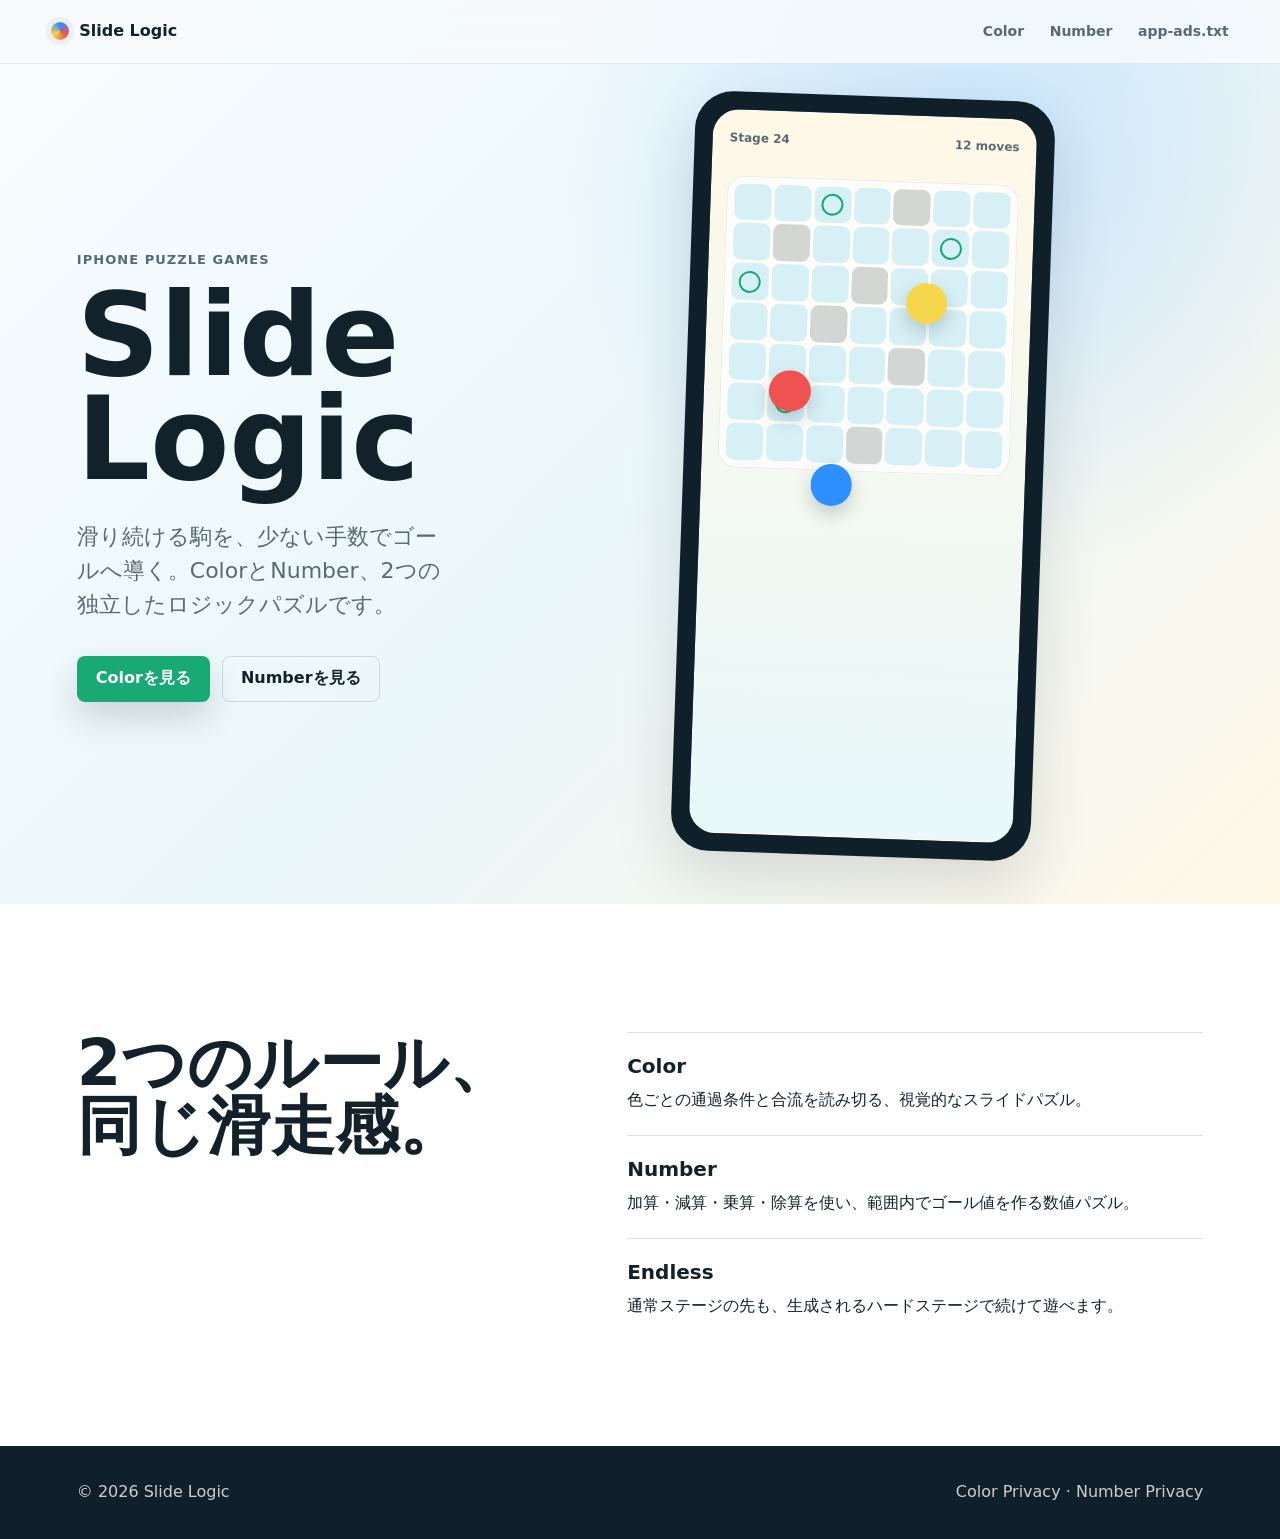
<file: index.html>
<!doctype html>
<html lang="ja">
  <head>
    <meta charset="utf-8">
    <meta name="viewport" content="width=device-width, initial-scale=1">
    <title>Slide Logic</title>
    <meta name="description" content="Slide Logic: Color and Slide Logic: Number, two logic puzzle games for iPhone.">
    <link rel="stylesheet" href="/assets/site.css">
  </head>
  <body>
    <header class="site-header">
      <a class="brand-mark" href="/"><span class="mark-dot"></span><span>Slide Logic</span></a>
      <nav class="nav-links" aria-label="Primary navigation">
        <a href="/color/">Color</a>
        <a href="/number/">Number</a>
        <a href="/app-ads.txt">app-ads.txt</a>
      </nav>
    </header>

    <main>
      <section class="hero">
        <div class="hero-text">
          <p class="eyebrow">iPhone puzzle games</p>
          <h1>Slide Logic</h1>
          <p class="subtitle">滑り続ける駒を、少ない手数でゴールへ導く。ColorとNumber、2つの独立したロジックパズルです。</p>
          <div class="actions">
            <a class="button primary" href="/color/">Colorを見る</a>
            <a class="button" href="/number/">Numberを見る</a>
          </div>
        </div>
        <div class="hero-visual" aria-hidden="true">
          <div class="phone">
            <div class="phone-screen">
              <div class="game-top"><span>Stage 24</span><span>12 moves</span></div>
              <div class="board">
                <span class="cell"></span><span class="cell"></span><span class="cell goal-color"></span><span class="cell"></span><span class="cell block"></span><span class="cell"></span><span class="cell"></span>
                <span class="cell"></span><span class="cell block"></span><span class="cell"></span><span class="cell"></span><span class="cell"></span><span class="cell goal-color"></span><span class="cell"></span>
                <span class="cell goal-color"></span><span class="cell"></span><span class="cell"></span><span class="cell block"></span><span class="cell"></span><span class="cell"></span><span class="cell"></span>
                <span class="cell"></span><span class="cell"></span><span class="cell block"></span><span class="cell"></span><span class="cell"></span><span class="cell"></span><span class="cell"></span>
                <span class="cell"></span><span class="cell"></span><span class="cell"></span><span class="cell"></span><span class="cell block"></span><span class="cell"></span><span class="cell"></span>
                <span class="cell"></span><span class="cell goal-color"></span><span class="cell"></span><span class="cell"></span><span class="cell"></span><span class="cell"></span><span class="cell"></span>
                <span class="cell"></span><span class="cell"></span><span class="cell"></span><span class="cell block"></span><span class="cell"></span><span class="cell"></span><span class="cell"></span>
              </div>
              <span class="piece" style="--x:1;--y:3;--piece:#f05252"></span>
              <span class="piece" style="--x:2;--y:5;--piece:#2e8fff"></span>
              <span class="piece" style="--x:4;--y:1;--piece:#f6d64a"></span>
            </div>
          </div>
        </div>
      </section>

      <section class="section alt">
        <div class="section-grid">
          <h2 data-reveal>2つのルール、同じ滑走感。</h2>
          <ul class="feature-list" data-reveal>
            <li><strong>Color</strong>色ごとの通過条件と合流を読み切る、視覚的なスライドパズル。</li>
            <li><strong>Number</strong>加算・減算・乗算・除算を使い、範囲内でゴール値を作る数値パズル。</li>
            <li><strong>Endless</strong>通常ステージの先も、生成されるハードステージで続けて遊べます。</li>
          </ul>
        </div>
      </section>
    </main>

    <footer class="footer">
      <div class="footer-inner">
        <span>© 2026 Slide Logic</span>
        <span><a href="/color/privacy.html">Color Privacy</a> · <a href="/number/privacy.html">Number Privacy</a></span>
      </div>
    </footer>
    <script src="/assets/site.js"></script>
  </body>
</html>
</file>
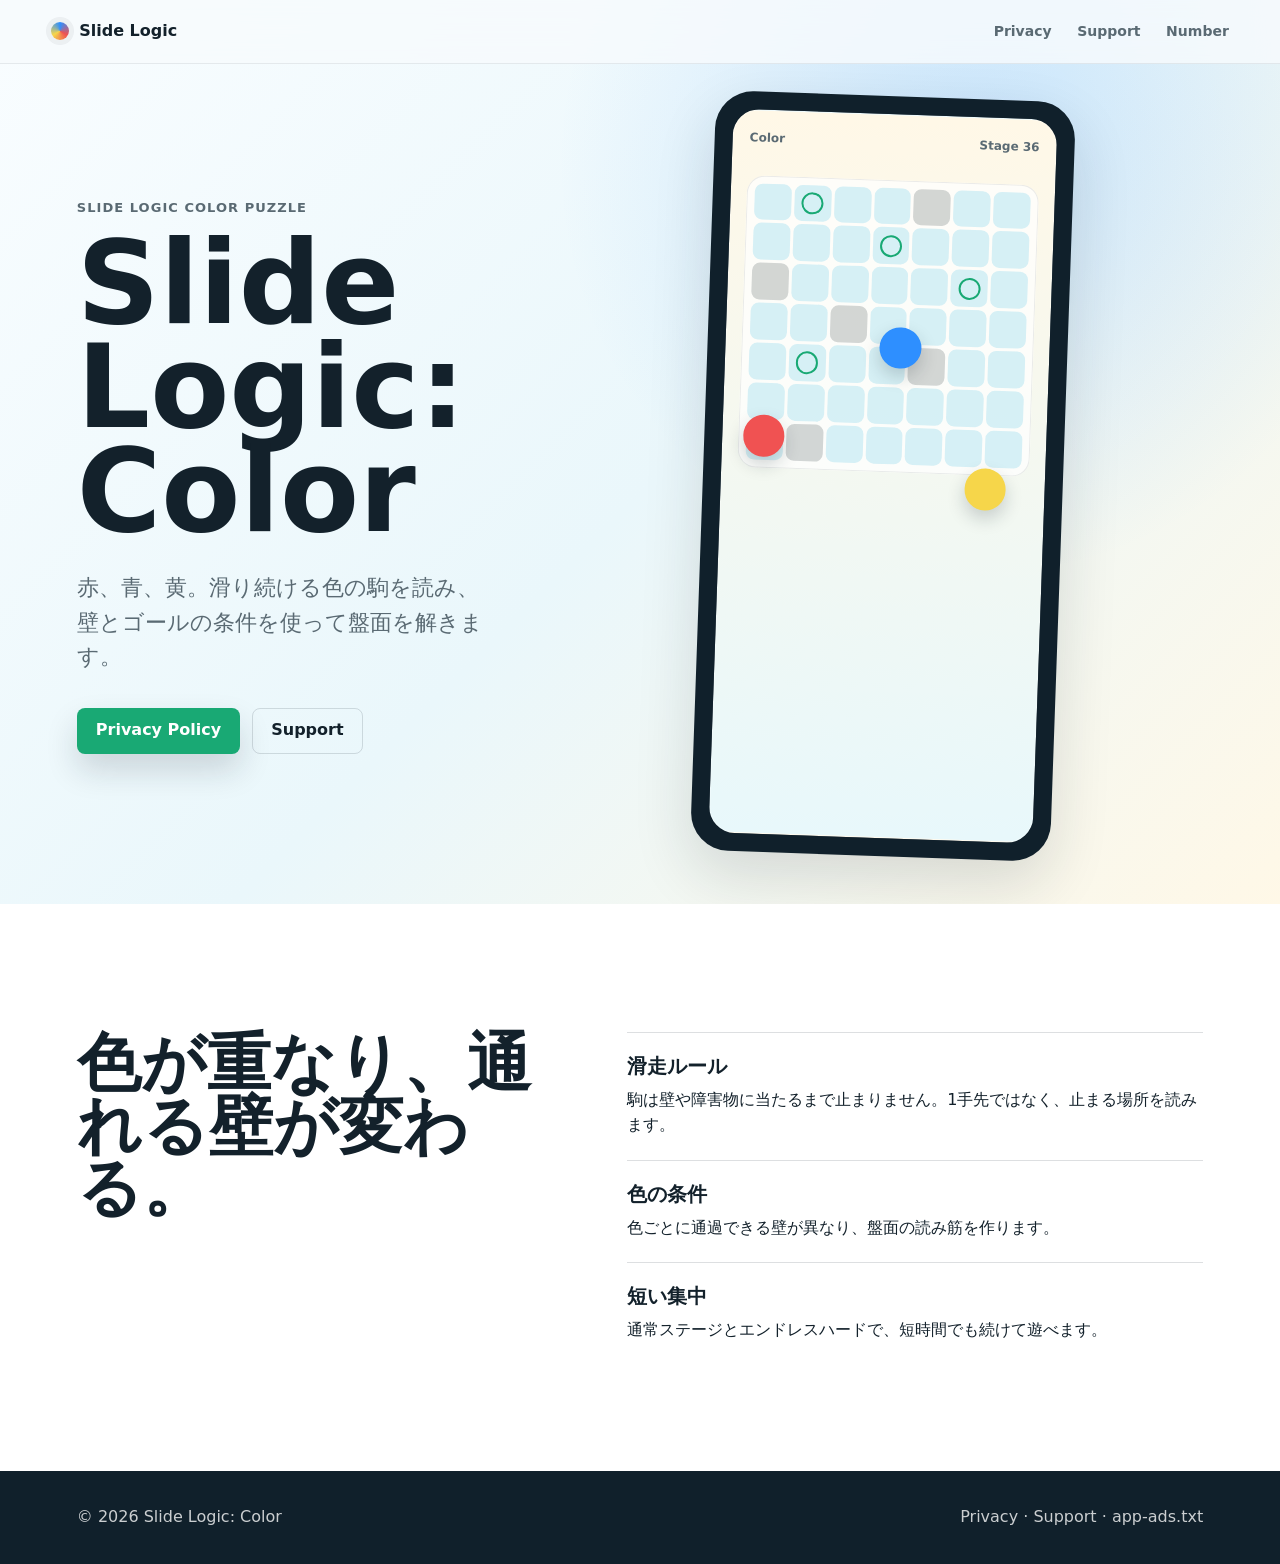
<file: color/index.html>
<!doctype html>
<html lang="ja">
  <head>
    <meta charset="utf-8">
    <meta name="viewport" content="width=device-width, initial-scale=1">
    <title>Slide Logic: Color</title>
    <meta name="description" content="Slide Logic: Color is a logic puzzle game for iPhone. Slide colored pieces and guide them to matching goals.">
    <link rel="stylesheet" href="/assets/site.css">
  </head>
  <body class="color-theme">
    <header class="site-header">
      <a class="brand-mark" href="/"><span class="mark-dot"></span><span>Slide Logic</span></a>
      <nav class="nav-links" aria-label="Color navigation">
        <a href="/color/privacy.html">Privacy</a>
        <a href="/color/support.html">Support</a>
        <a href="/number/">Number</a>
      </nav>
    </header>

    <main>
      <section class="hero copy-narrow">
        <div class="hero-text">
          <p class="eyebrow">Slide Logic Color Puzzle</p>
          <h1>Slide Logic: Color</h1>
          <p class="subtitle">赤、青、黄。滑り続ける色の駒を読み、壁とゴールの条件を使って盤面を解きます。</p>
          <div class="actions">
            <a class="button primary" href="/color/privacy.html">Privacy Policy</a>
            <a class="button" href="/color/support.html">Support</a>
          </div>
        </div>
        <div class="hero-visual" aria-hidden="true">
          <div class="phone">
            <div class="phone-screen">
              <div class="game-top"><span>Color</span><span>Stage 36</span></div>
              <div class="board">
                <span class="cell"></span><span class="cell goal-color"></span><span class="cell"></span><span class="cell"></span><span class="cell block"></span><span class="cell"></span><span class="cell"></span>
                <span class="cell"></span><span class="cell"></span><span class="cell"></span><span class="cell goal-color"></span><span class="cell"></span><span class="cell"></span><span class="cell"></span>
                <span class="cell block"></span><span class="cell"></span><span class="cell"></span><span class="cell"></span><span class="cell"></span><span class="cell goal-color"></span><span class="cell"></span>
                <span class="cell"></span><span class="cell"></span><span class="cell block"></span><span class="cell"></span><span class="cell"></span><span class="cell"></span><span class="cell"></span>
                <span class="cell"></span><span class="cell goal-color"></span><span class="cell"></span><span class="cell"></span><span class="cell block"></span><span class="cell"></span><span class="cell"></span>
                <span class="cell"></span><span class="cell"></span><span class="cell"></span><span class="cell"></span><span class="cell"></span><span class="cell"></span><span class="cell"></span>
                <span class="cell"></span><span class="cell block"></span><span class="cell"></span><span class="cell"></span><span class="cell"></span><span class="cell"></span><span class="cell"></span>
              </div>
              <span class="piece" style="--x:0;--y:4;--piece:#f05252"></span>
              <span class="piece" style="--x:3;--y:2;--piece:#2e8fff"></span>
              <span class="piece" style="--x:5;--y:5;--piece:#f6d64a"></span>
            </div>
          </div>
        </div>
      </section>

      <section class="section alt">
        <div class="section-grid">
          <h2 data-reveal>色が重なり、通れる壁が変わる。</h2>
          <ul class="feature-list" data-reveal>
            <li><strong>滑走ルール</strong>駒は壁や障害物に当たるまで止まりません。1手先ではなく、止まる場所を読みます。</li>
            <li><strong>色の条件</strong>色ごとに通過できる壁が異なり、盤面の読み筋を作ります。</li>
            <li><strong>短い集中</strong>通常ステージとエンドレスハードで、短時間でも続けて遊べます。</li>
          </ul>
        </div>
      </section>
    </main>

    <footer class="footer">
      <div class="footer-inner">
        <span>© 2026 Slide Logic: Color</span>
        <span><a href="/color/privacy.html">Privacy</a> · <a href="/color/support.html">Support</a> · <a href="/app-ads.txt">app-ads.txt</a></span>
      </div>
    </footer>
    <script src="/assets/site.js"></script>
  </body>
</html>
</file>
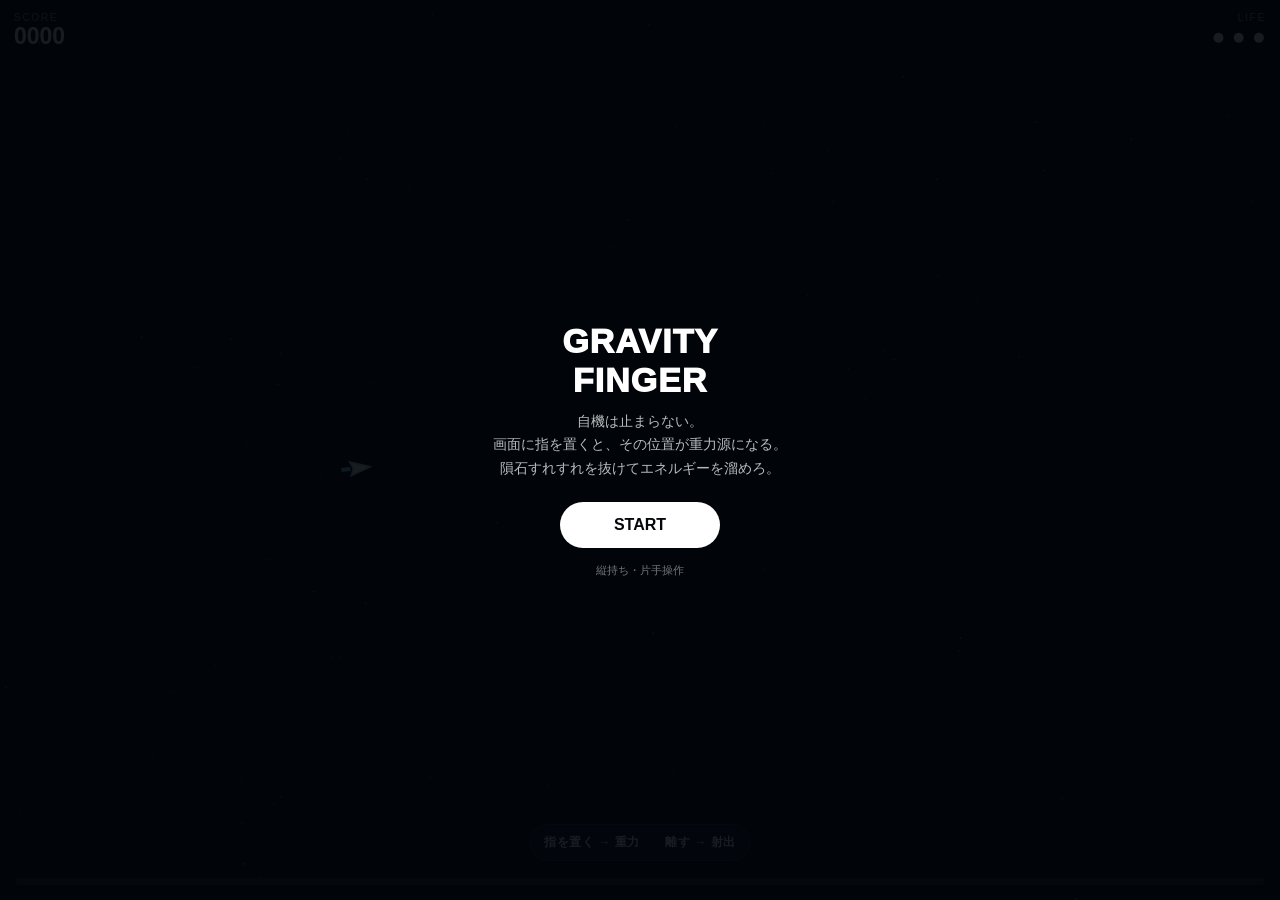
<file: gravity-finger/index.html>
<!doctype html><html lang="ja"><head><meta charset="utf-8"><meta name="viewport" content="width=device-width,initial-scale=1,maximum-scale=1,user-scalable=no,viewport-fit=cover"><meta name="theme-color" content="#05070b"><meta name="apple-mobile-web-app-capable" content="yes"><meta name="apple-mobile-web-app-status-bar-style" content="black-translucent"><title>GRAVITY FINGER</title><style>html,body{margin:0;width:100%;height:100%;overflow:hidden;background:#05070b;color:#fff;font-family:-apple-system,BlinkMacSystemFont,"SF Pro Display",sans-serif;touch-action:none;-webkit-user-select:none;user-select:none}#app{position:fixed;inset:0;overflow:hidden}canvas{position:absolute;inset:0;width:100%;height:100%;display:block;touch-action:none}#hud{position:absolute;top:max(12px,env(safe-area-inset-top));left:14px;right:14px;display:flex;justify-content:space-between;pointer-events:none}.lab{font-size:10px;letter-spacing:.18em;opacity:.55}.val{font-size:23px;font-weight:900}.right{text-align:right}#chargeWrap{position:absolute;left:16px;right:16px;bottom:max(15px,env(safe-area-inset-bottom));height:7px;border-radius:20px;background:#ffffff1c;overflow:hidden;pointer-events:none}#charge{height:100%;width:0;background:linear-gradient(90deg,#70e5ff,#fff);box-shadow:0 0 16px #7ce9ff}#hint{position:absolute;left:50%;bottom:calc(max(15px,env(safe-area-inset-bottom)) + 24px);transform:translateX(-50%);white-space:nowrap;background:#09111dcc;border:1px solid #ffffff22;border-radius:30px;padding:9px 13px;font-size:12px;font-weight:800;letter-spacing:.05em;pointer-events:none;transition:opacity .3s}#badge{position:absolute;top:calc(max(12px,env(safe-area-inset-top)) + 52px);left:50%;transform:translateX(-50%);font-size:13px;font-weight:900;letter-spacing:.12em;opacity:0;pointer-events:none}#over{position:absolute;inset:0;background:#02050ae8;display:flex;align-items:center;justify-content:center;text-align:center;padding:30px;z-index:5}#over.hide{display:none}.title{font-size:34px;font-weight:950;letter-spacing:.03em}.desc{opacity:.72;line-height:1.65;margin:10px auto 22px;max-width:330px;font-size:14px}button{border:0;border-radius:999px;background:#fff;color:#05070b;font-size:16px;font-weight:900;padding:14px 26px;min-width:160px}.small{font-size:11px;opacity:.45;margin-top:15px}</style></head><body><div id="app"><canvas id="c"></canvas><div id="hud"><div><div class="lab">SCORE</div><div class="val" id="score">0000</div></div><div class="right"><div class="lab">LIFE</div><div class="val" id="life">● ● ●</div></div></div><div id="badge"></div><div id="hint">指を置く → 重力　　離す → 射出</div><div id="chargeWrap"><div id="charge"></div></div><div id="over"><div><div class="title">GRAVITY<br>FINGER</div><div class="desc">自機は止まらない。<br>画面に指を置くと、その位置が重力源になる。<br>隕石すれすれを抜けてエネルギーを溜めろ。</div><button id="start">START</button><div class="small">縦持ち・片手操作</div></div></div></div><script>(function(){'use strict';var c=document.getElementById('c'),ctx=c.getContext('2d'),scoreEl=document.getElementById('score'),lifeEl=document.getElementById('life'),chargeEl=document.getElementById('charge'),hint=document.getElementById('hint'),badge=document.getElementById('badge'),over=document.getElementById('over');var W=0,H=0,D=1,ship,rocks=[],trail=[],stars=[],parts=[],rings=[],g={down:false,x:0,y:0},score=0,life=3,charge=0,combo=0,spawn=0,elapsed=0,inv=0,playing=false,last=performance.now();function rs(){D=Math.min(devicePixelRatio||1,2);W=innerWidth;H=innerHeight;c.width=Math.round(W*D);c.height=Math.round(H*D);ctx.setTransform(D,0,0,D,0,0)}addEventListener('resize',rs,{passive:true});rs();function rnd(a,b){return a+Math.random()*(b-a)}function cl(v,a,b){return Math.max(a,Math.min(b,v))}function reset(){ship={x:W*.28,y:H*.52,vx:175,vy:-20,r:8};rocks=[];trail=[];parts=[];rings=[];stars=[];for(var i=0;i<Math.max(55,Math.floor(W*H/7000));i++)stars.push({x:Math.random()*W,y:Math.random()*H,a:rnd(.15,.65),s:rnd(.5,1.6)});score=0;life=3;charge=0;combo=0;spawn=.5;elapsed=0;inv=0;g.down=false;sync()}function sync(){scoreEl.textContent=('0000'+Math.floor(score)).slice(-4);lifeEl.textContent=life?Array(life+1).join('● '):'—';chargeEl.style.width=cl(charge,0,100)+'%'}function rock(){var side=Math.floor(Math.random()*4),m=30,s=rnd(60,110)+elapsed*.9,x,y,vx,vy;if(side===0){x=-m;y=rnd(70,H-70);vx=s;vy=rnd(-.55,.55)*s}else if(side===1){x=W+m;y=rnd(70,H-70);vx=-s;vy=rnd(-.55,.55)*s}else if(side===2){x=rnd(20,W-20);y=-m;vx=rnd(-.55,.55)*s;vy=s}else{x=rnd(20,W-20);y=H+m;vx=rnd(-.55,.55)*s;vy=-s}rocks.push({x:x,y:y,vx:vx,vy:vy,r:rnd(11,22),near:false,a:rnd(0,6.28),sp:rnd(-2,2),dead:false})}function grav(o,k,dt){if(!g.down)return;var dx=g.x-o.x,dy=g.y-o.y,r2=dx*dx+dy*dy+2400,r=Math.sqrt(r2),a=Math.min(3200000/r2,800)*k;o.vx+=dx/r*a*dt;o.vy+=dy/r*a*dt}function burst(x,y,n){for(var i=0;i<n;i++){var a=Math.random()*6.283,s=rnd(60,190);parts.push({x:x,y:y,vx:Math.cos(a)*s,vy:Math.sin(a)*s,t:rnd(.25,.65)})}}function say(t){badge.textContent=t;badge.style.transition='none';badge.style.opacity='1';badge.style.transform='translateX(-50%) scale(1.1)';requestAnimationFrame(function(){badge.style.transition='opacity .5s,transform .5s';badge.style.opacity='0';badge.style.transform='translateX(-50%) scale(1)'})}function shock(){hint.style.opacity='0';if(charge<18){charge*=.2;return}var rad=95+charge*1.45,h=0;rings.push({x:ship.x,y:ship.y,r:8,max:rad,t:.42});for(var i=0;i<rocks.length;i++){var o=rocks[i],dx=o.x-ship.x,dy=o.y-ship.y,d=Math.hypot(dx,dy)||1;if(d<rad){var k=1-d/rad;o.vx+=dx/d*(230+charge*4.5)*k;o.vy+=dy/d*(230+charge*4.5)*k;if(d<rad*.52||charge>76){o.dead=true;h++;burst(o.x,o.y,7)}}}if(h){score+=h*45*(1+combo*.12);say(h>1?'CHAIN BREAK ×'+h:'BREAK');combo+=h}else combo=Math.max(0,combo-1);charge=0}function hit(o){if(inv>0)return;life--;inv=1.1;combo=0;charge=Math.max(0,charge-28);ship.vx*=-.62;ship.vy*=-.62;o.dead=true;burst(ship.x,ship.y,16);if(navigator.vibrate)navigator.vibrate(25);if(life<=0){playing=false;setTimeout(function(){over.classList.remove('hide');over.querySelector('.title').innerHTML='RUN OVER';over.querySelector('.desc').innerHTML='SCORE <b>'+Math.floor(score)+'</b><br><br>危険な軌道ほどチャージが速い。';document.getElementById('start').textContent='RETRY'},180)}}function step(dt){if(!playing)return;elapsed+=dt;if(inv>0)inv-=dt;spawn-=dt;if(spawn<=0){rock();spawn=rnd(Math.max(.48,.95-elapsed*.009),Math.max(.65,1.25-elapsed*.008))}grav(ship,1,dt);var spd=Math.hypot(ship.vx,ship.vy);if(spd>720){ship.vx*=720/spd;ship.vy*=720/spd}ship.x+=ship.vx*dt;ship.y+=ship.vy*dt;if(ship.x<-15)ship.x=W+15;if(ship.x>W+15)ship.x=-15;if(ship.y<-15)ship.y=H+15;if(ship.y>H+15)ship.y=-15;trail.push({x:ship.x,y:ship.y,t:.6});if(trail.length>90)trail.shift();for(var i=0;i<rocks.length;i++){var o=rocks[i];grav(o,.28,dt);o.x+=o.vx*dt;o.y+=o.vy*dt;o.a+=o.sp*dt;var dx=o.x-ship.x,dy=o.y-ship.y,d=Math.hypot(dx,dy);if(d<o.r+ship.r)hit(o);if(d<o.r+52&&d>o.r+ship.r+4&&!o.near){o.near=true;charge=cl(charge+cl(11+spd/35,11,29),0,100);score+=14+combo*2;combo++;say(combo>=4?'NEAR ×'+combo:'NEAR');if(navigator.vibrate)navigator.vibrate(7)}if(d>o.r+88)o.near=false}rocks=rocks.filter(function(o){return !o.dead&&o.x>-120&&o.x<W+120&&o.y>-120&&o.y<H+120});for(i=0;i<trail.length;i++)trail[i].t-=dt;trail=trail.filter(function(t){return t.t>0});for(i=0;i<parts.length;i++){var p=parts[i];p.x+=p.vx*dt;p.y+=p.vy*dt;p.vx*=.985;p.vy*=.985;p.t-=dt}parts=parts.filter(function(p){return p.t>0});for(i=0;i<rings.length;i++){rings[i].t-=dt;rings[i].r+=(rings[i].max-rings[i].r)*Math.min(1,dt*12)}rings=rings.filter(function(r){return r.t>0});score+=dt*(1+Math.min(4,spd/180));sync()}function draw(){ctx.fillStyle='#05070b';ctx.fillRect(0,0,W,H);for(var i=0;i<stars.length;i++){var s=stars[i];ctx.globalAlpha=s.a;ctx.fillStyle='#dcecff';ctx.fillRect(s.x,s.y,s.s,s.s)}ctx.globalAlpha=1;for(i=0;i<trail.length;i++){var t=trail[i];ctx.globalAlpha=cl(t.t/.6,0,1)*.32;ctx.fillStyle='#80e9ff';ctx.beginPath();ctx.arc(t.x,t.y,1.3,0,6.283);ctx.fill()}ctx.globalAlpha=1;if(g.down){var gr=ctx.createRadialGradient(g.x,g.y,3,g.x,g.y,100);gr.addColorStop(0,'rgba(210,250,255,.22)');gr.addColorStop(.25,'rgba(90,215,255,.11)');gr.addColorStop(1,'rgba(60,120,255,0)');ctx.fillStyle=gr;ctx.beginPath();ctx.arc(g.x,g.y,100,0,6.283);ctx.fill();ctx.strokeStyle='rgba(210,250,255,.48)';ctx.lineWidth=1;for(var q=0;q<3;q++){ctx.beginPath();ctx.arc(g.x,g.y,24+q*20+(performance.now()/40)%8,0,6.283);ctx.stroke()}}for(i=0;i<rings.length;i++){var rr=rings[i];ctx.globalAlpha=cl(rr.t/.42,0,1);ctx.strokeStyle='#e8fdff';ctx.lineWidth=2;ctx.beginPath();ctx.arc(rr.x,rr.y,rr.r,0,6.283);ctx.stroke()}ctx.globalAlpha=1;for(i=0;i<rocks.length;i++){var o=rocks[i];ctx.save();ctx.translate(o.x,o.y);ctx.rotate(o.a);ctx.fillStyle='#0c1219';ctx.strokeStyle=o.near?'#fff':'#8e9bab';ctx.lineWidth=o.near?2:1.2;ctx.beginPath();for(var j=0;j<7;j++){var a=j/7*6.283,r=o.r*(.84+.14*Math.sin(j*2.7+o.r)),x=Math.cos(a)*r,y=Math.sin(a)*r;j?ctx.lineTo(x,y):ctx.moveTo(x,y)}ctx.closePath();ctx.fill();ctx.stroke();ctx.restore()}for(i=0;i<parts.length;i++){var p=parts[i];ctx.globalAlpha=cl(p.t/.65,0,1);ctx.fillStyle='#eaffff';ctx.fillRect(p.x-1,p.y-1,2,2)}ctx.globalAlpha=1;ctx.save();ctx.translate(ship.x,ship.y);ctx.rotate(Math.atan2(ship.vy,ship.vx));if(inv>0&&Math.floor(inv*14)%2===0)ctx.globalAlpha=.22;ctx.fillStyle='#7de8ff';ctx.fillRect(-17,-2,9,4);ctx.fillStyle='#fff';ctx.strokeStyle='#a5f0ff';ctx.lineWidth=1.5;ctx.beginPath();ctx.moveTo(12,0);ctx.lineTo(-8,-7);ctx.lineTo(-5,0);ctx.lineTo(-8,7);ctx.closePath();ctx.fill();ctx.stroke();ctx.restore();ctx.globalAlpha=1}function pos(t){var r=c.getBoundingClientRect();return{x:t.clientX-r.left,y:t.clientY-r.top}}c.addEventListener('touchstart',function(e){if(!playing||!e.touches||e.touches.length!==1)return;var p=pos(e.touches[0]);g.down=true;g.x=p.x;g.y=p.y;e.preventDefault()},{passive:false});c.addEventListener('touchmove',function(e){if(!g.down||!e.touches||!e.touches.length)return;var p=pos(e.touches[0]);g.x=p.x;g.y=p.y;e.preventDefault()},{passive:false});c.addEventListener('touchend',function(e){if(!g.down)return;g.down=false;shock();e.preventDefault()},{passive:false});c.addEventListener('touchcancel',function(){if(g.down){g.down=false;shock()}},{passive:true});c.addEventListener('mousedown',function(e){if(!playing)return;g.down=true;g.x=e.clientX;g.y=e.clientY});addEventListener('mousemove',function(e){if(g.down){g.x=e.clientX;g.y=e.clientY}});addEventListener('mouseup',function(){if(g.down){g.down=false;shock()}});document.getElementById('start').addEventListener('click',function(){reset();over.classList.add('hide');playing=true;last=performance.now()});function loop(now){var dt=Math.min(.033,(now-last)/1000||.016);last=now;step(dt);draw();requestAnimationFrame(loop)}reset();requestAnimationFrame(loop)})();</script></body></html>
</file>
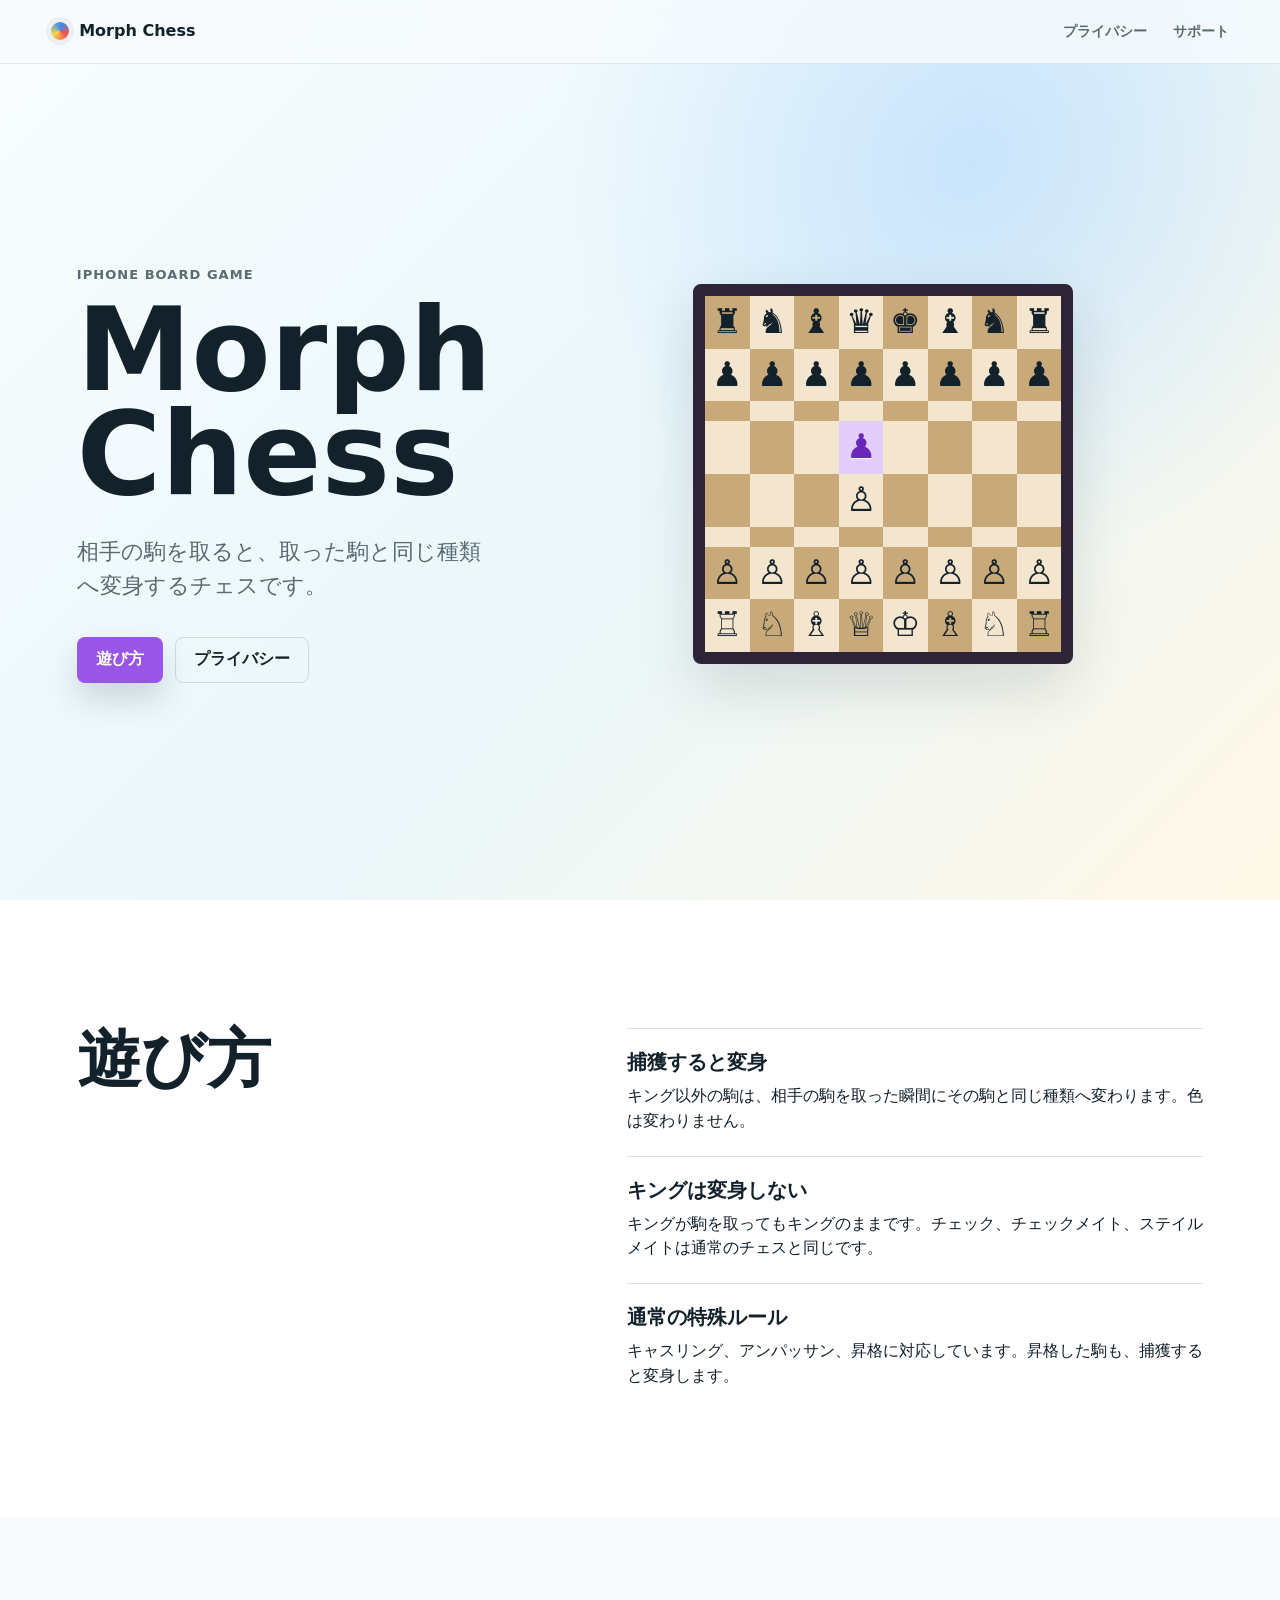
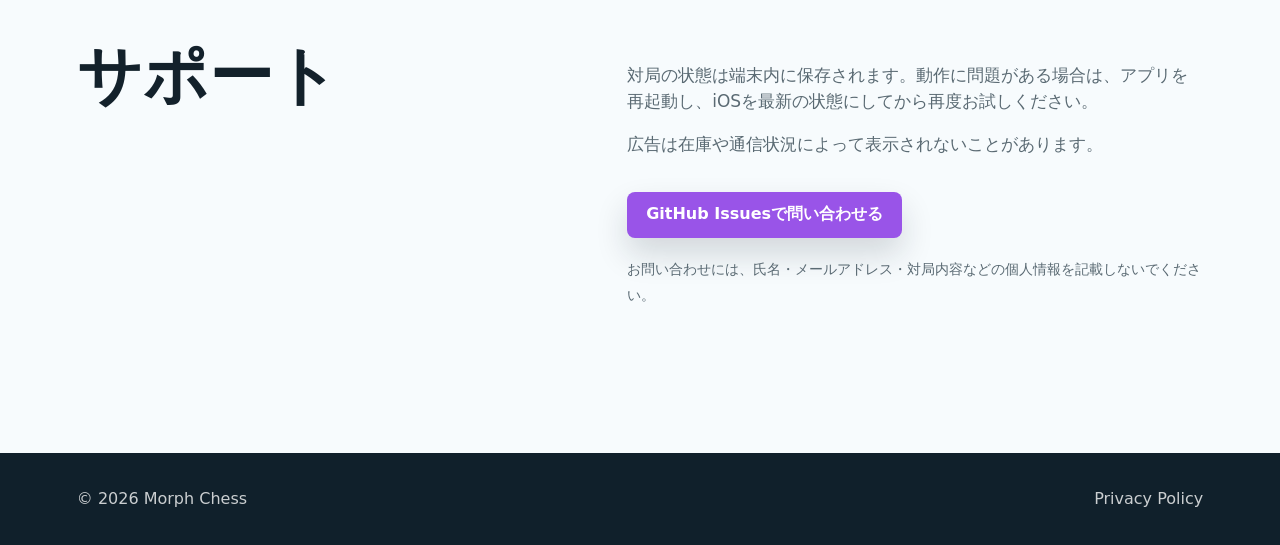
<file: morph-chess/index.html>
<!doctype html>
<html lang="ja">
  <head>
    <meta charset="utf-8">
    <meta name="viewport" content="width=device-width, initial-scale=1">
    <title>Morph Chess — Support</title>
    <meta name="description" content="Morph Chessのサポート情報と遊び方です。">
    <link rel="stylesheet" href="/assets/site.css">
    <style>
      .morph-theme { --accent: #9954e8; }
      .chess-preview { width: min(380px, 80vw); aspect-ratio: 1; display: grid; grid-template-columns: repeat(8, 1fr); grid-template-rows: repeat(8, 1fr); overflow: hidden; border: 12px solid #2d2438; border-radius: 8px; box-shadow: var(--shadow); }
      .chess-preview span { display: grid; place-items: center; font-family: Georgia, serif; font-size: clamp(19px, 4vw, 34px); }
      .chess-preview span:nth-child(16n + 1), .chess-preview span:nth-child(16n + 3), .chess-preview span:nth-child(16n + 5), .chess-preview span:nth-child(16n + 7), .chess-preview span:nth-child(16n + 10), .chess-preview span:nth-child(16n + 12), .chess-preview span:nth-child(16n + 14), .chess-preview span:nth-child(16n + 16) { background: #c8a979; }
      .chess-preview span:nth-child(16n + 2), .chess-preview span:nth-child(16n + 4), .chess-preview span:nth-child(16n + 6), .chess-preview span:nth-child(16n + 8), .chess-preview span:nth-child(16n + 9), .chess-preview span:nth-child(16n + 11), .chess-preview span:nth-child(16n + 13), .chess-preview span:nth-child(16n + 15) { background: #f4e6ce; }
      .chess-preview .morph { color: #6a28ba; text-shadow: 0 1px 0 #fff; background: #e3cdfb !important; }
    </style>
  </head>
  <body class="morph-theme">
    <header class="site-header">
      <a class="brand-mark" href="/morph-chess/"><span class="mark-dot"></span><span>Morph Chess</span></a>
      <nav class="nav-links" aria-label="Morph Chess navigation">
        <a href="/morph-chess/privacy.html">プライバシー</a>
        <a href="https://github.com/Thagi/Thagi.github.io/issues">サポート</a>
      </nav>
    </header>
    <main>
      <section class="hero copy-narrow">
        <div class="hero-text">
          <p class="eyebrow">iPhone board game</p>
          <h1>Morph Chess</h1>
          <p class="subtitle">相手の駒を取ると、取った駒と同じ種類へ変身するチェスです。</p>
          <div class="actions">
            <a class="button primary" href="#how-to-play">遊び方</a>
            <a class="button" href="/morph-chess/privacy.html">プライバシー</a>
          </div>
        </div>
        <div class="hero-visual" aria-label="チェス盤のイメージ">
          <div class="chess-preview" aria-hidden="true">
            <span>♜</span><span>♞</span><span>♝</span><span>♛</span><span>♚</span><span>♝</span><span>♞</span><span>♜</span>
            <span>♟</span><span>♟</span><span>♟</span><span>♟</span><span>♟</span><span>♟</span><span>♟</span><span>♟</span>
            <span></span><span></span><span></span><span></span><span></span><span></span><span></span><span></span>
            <span></span><span></span><span></span><span class="morph">♟</span><span></span><span></span><span></span><span></span>
            <span></span><span></span><span></span><span>♙</span><span></span><span></span><span></span><span></span>
            <span></span><span></span><span></span><span></span><span></span><span></span><span></span><span></span>
            <span>♙</span><span>♙</span><span>♙</span><span>♙</span><span>♙</span><span>♙</span><span>♙</span><span>♙</span>
            <span>♖</span><span>♘</span><span>♗</span><span>♕</span><span>♔</span><span>♗</span><span>♘</span><span>♖</span>
          </div>
        </div>
      </section>
      <section class="section alt" id="how-to-play">
        <div class="section-grid">
          <h2>遊び方</h2>
          <ul class="feature-list">
            <li><strong>捕獲すると変身</strong>キング以外の駒は、相手の駒を取った瞬間にその駒と同じ種類へ変わります。色は変わりません。</li>
            <li><strong>キングは変身しない</strong>キングが駒を取ってもキングのままです。チェック、チェックメイト、ステイルメイトは通常のチェスと同じです。</li>
            <li><strong>通常の特殊ルール</strong>キャスリング、アンパッサン、昇格に対応しています。昇格した駒も、捕獲すると変身します。</li>
          </ul>
        </div>
      </section>
      <section class="section">
        <div class="section-grid">
          <h2>サポート</h2>
          <div>
            <p>対局の状態は端末内に保存されます。動作に問題がある場合は、アプリを再起動し、iOSを最新の状態にしてから再度お試しください。</p>
            <p>広告は在庫や通信状況によって表示されないことがあります。</p>
            <div class="actions"><a class="button primary" href="https://github.com/Thagi/Thagi.github.io/issues">GitHub Issuesで問い合わせる</a></div>
            <p><small>お問い合わせには、氏名・メールアドレス・対局内容などの個人情報を記載しないでください。</small></p>
          </div>
        </div>
      </section>
    </main>
    <footer class="footer"><div class="footer-inner"><span>© 2026 Morph Chess</span><span><a href="/morph-chess/privacy.html">Privacy Policy</a></span></div></footer>
  </body>
</html>
</file>
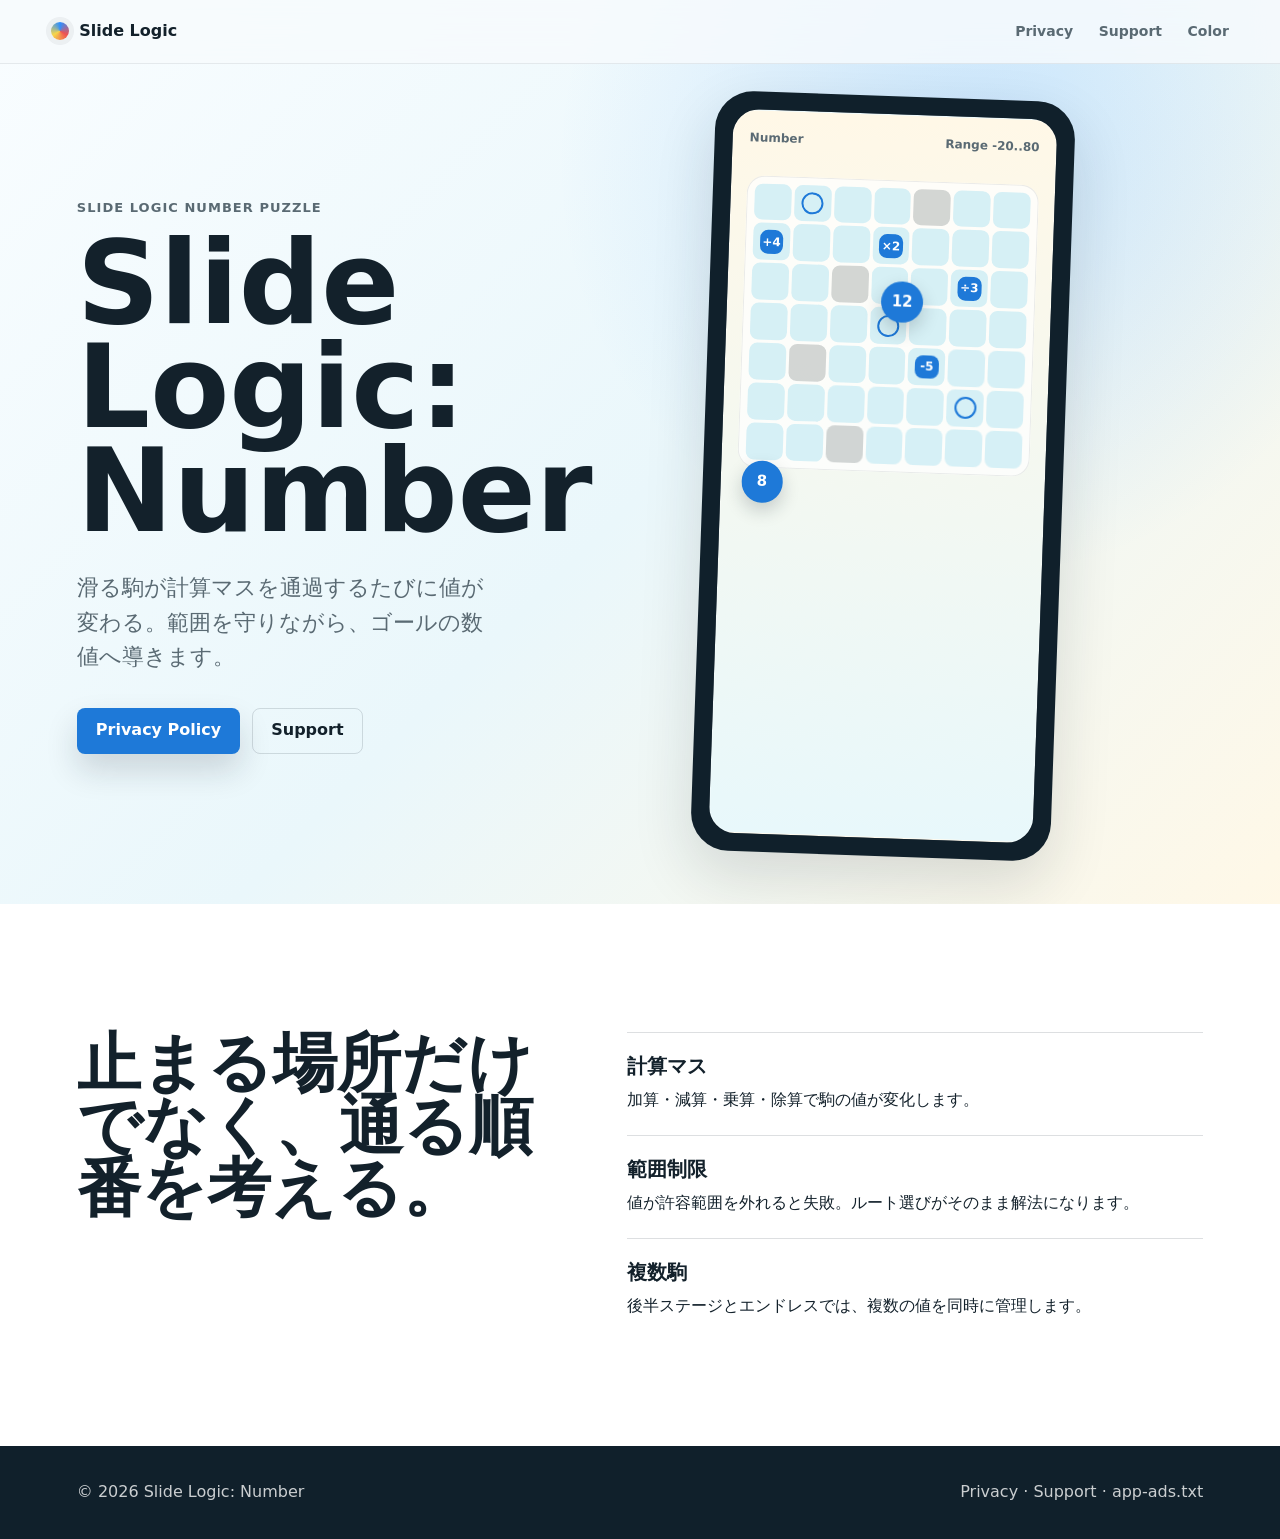
<file: number/index.html>
<!doctype html>
<html lang="ja">
  <head>
    <meta charset="utf-8">
    <meta name="viewport" content="width=device-width, initial-scale=1">
    <title>Slide Logic: Number</title>
    <meta name="description" content="Slide Logic: Number is an arithmetic slide puzzle game for iPhone.">
    <link rel="stylesheet" href="/assets/site.css">
  </head>
  <body class="number-theme">
    <header class="site-header">
      <a class="brand-mark" href="/"><span class="mark-dot"></span><span>Slide Logic</span></a>
      <nav class="nav-links" aria-label="Number navigation">
        <a href="/number/privacy.html">Privacy</a>
        <a href="/number/support.html">Support</a>
        <a href="/color/">Color</a>
      </nav>
    </header>

    <main>
      <section class="hero copy-narrow">
        <div class="hero-text">
          <p class="eyebrow">Slide Logic Number Puzzle</p>
          <h1>Slide Logic: Number</h1>
          <p class="subtitle">滑る駒が計算マスを通過するたびに値が変わる。範囲を守りながら、ゴールの数値へ導きます。</p>
          <div class="actions">
            <a class="button primary" href="/number/privacy.html">Privacy Policy</a>
            <a class="button" href="/number/support.html">Support</a>
          </div>
        </div>
        <div class="hero-visual" aria-hidden="true">
          <div class="phone">
            <div class="phone-screen">
              <div class="game-top"><span>Number</span><span>Range -20..80</span></div>
              <div class="board">
                <span class="cell"></span><span class="cell goal-number"></span><span class="cell"></span><span class="cell"></span><span class="cell block"></span><span class="cell"></span><span class="cell"></span>
                <span class="cell"><span class="operator">+4</span></span><span class="cell"></span><span class="cell"></span><span class="cell"><span class="operator">×2</span></span><span class="cell"></span><span class="cell"></span><span class="cell"></span>
                <span class="cell"></span><span class="cell"></span><span class="cell block"></span><span class="cell"></span><span class="cell"></span><span class="cell"><span class="operator">÷3</span></span><span class="cell"></span>
                <span class="cell"></span><span class="cell"></span><span class="cell"></span><span class="cell goal-number"></span><span class="cell"></span><span class="cell"></span><span class="cell"></span>
                <span class="cell"></span><span class="cell block"></span><span class="cell"></span><span class="cell"></span><span class="cell"><span class="operator">-5</span></span><span class="cell"></span><span class="cell"></span>
                <span class="cell"></span><span class="cell"></span><span class="cell"></span><span class="cell"></span><span class="cell"></span><span class="cell goal-number"></span><span class="cell"></span>
                <span class="cell"></span><span class="cell"></span><span class="cell block"></span><span class="cell"></span><span class="cell"></span><span class="cell"></span><span class="cell"></span>
              </div>
              <span class="piece number-piece" style="--x:0;--y:5">8</span>
              <span class="piece number-piece" style="--x:3;--y:1">12</span>
            </div>
          </div>
        </div>
      </section>

      <section class="section alt">
        <div class="section-grid">
          <h2 data-reveal>止まる場所だけでなく、通る順番を考える。</h2>
          <ul class="feature-list" data-reveal>
            <li><strong>計算マス</strong>加算・減算・乗算・除算で駒の値が変化します。</li>
            <li><strong>範囲制限</strong>値が許容範囲を外れると失敗。ルート選びがそのまま解法になります。</li>
            <li><strong>複数駒</strong>後半ステージとエンドレスでは、複数の値を同時に管理します。</li>
          </ul>
        </div>
      </section>
    </main>

    <footer class="footer">
      <div class="footer-inner">
        <span>© 2026 Slide Logic: Number</span>
        <span><a href="/number/privacy.html">Privacy</a> · <a href="/number/support.html">Support</a> · <a href="/app-ads.txt">app-ads.txt</a></span>
      </div>
    </footer>
    <script src="/assets/site.js"></script>
  </body>
</html>
</file>
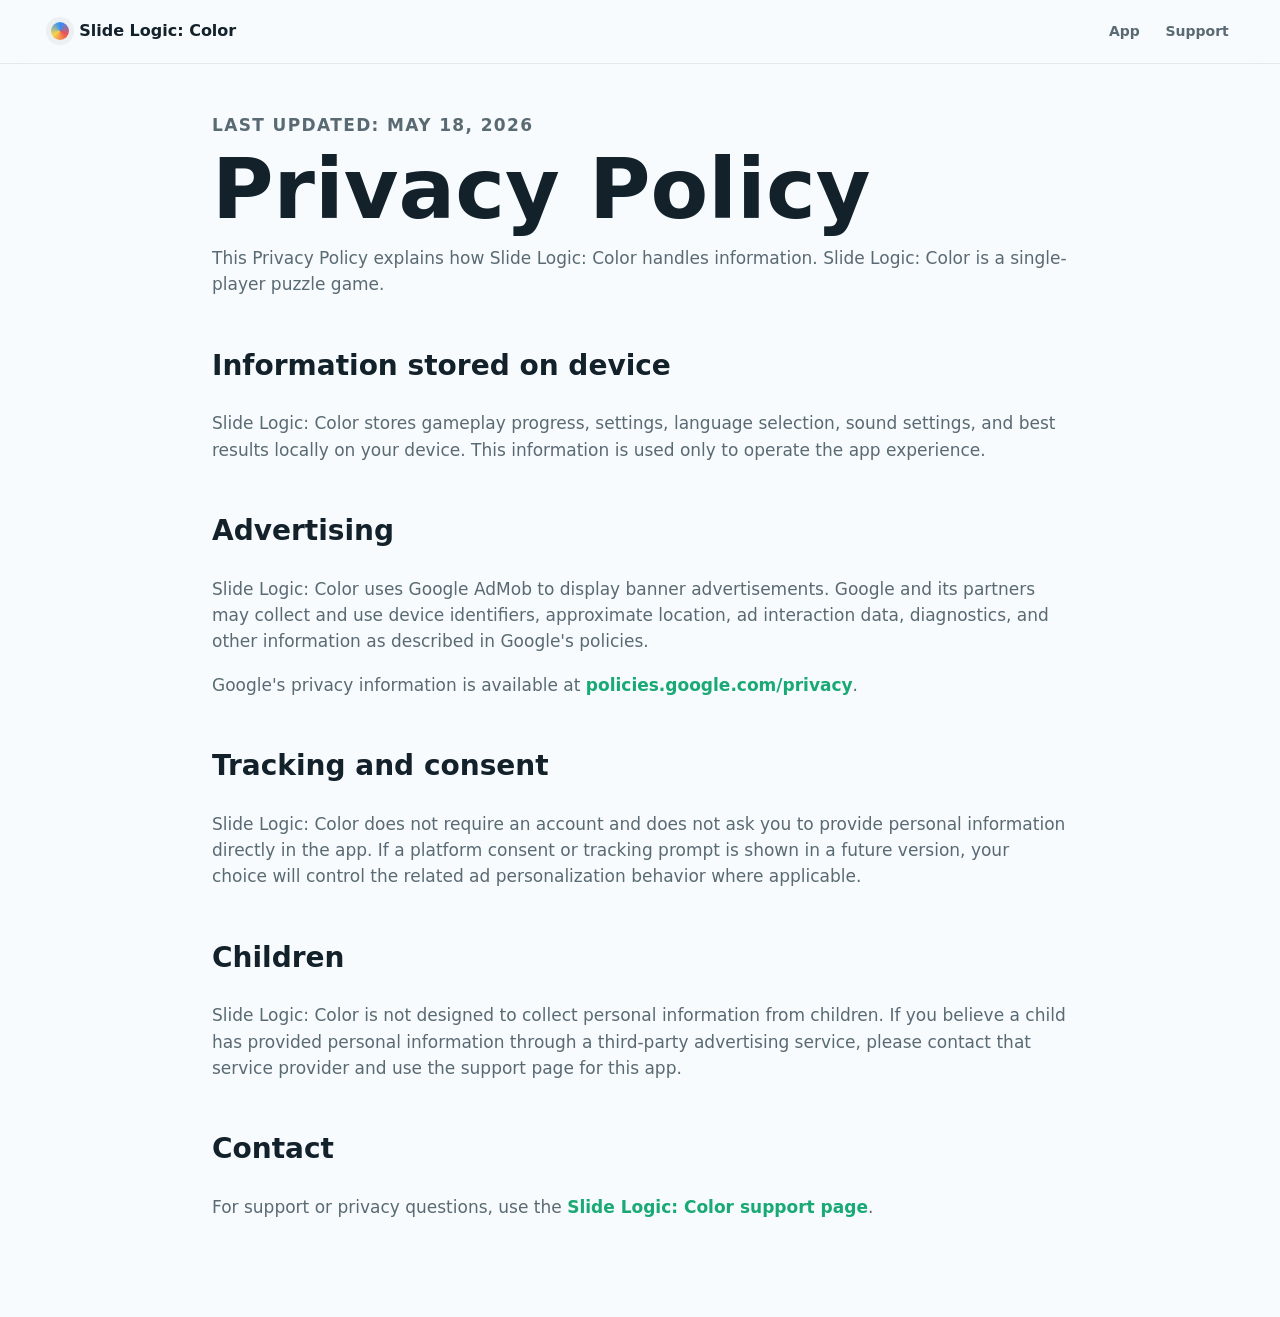
<file: color/privacy.html>
<!doctype html>
<html lang="ja">
  <head>
    <meta charset="utf-8">
    <meta name="viewport" content="width=device-width, initial-scale=1">
    <title>Slide Logic: Color Privacy Policy</title>
    <meta name="description" content="Privacy Policy for Slide Logic: Color.">
    <link rel="stylesheet" href="/assets/site.css">
  </head>
  <body class="color-theme">
    <header class="site-header">
      <a class="brand-mark" href="/color/"><span class="mark-dot"></span><span>Slide Logic: Color</span></a>
      <nav class="nav-links" aria-label="Color privacy navigation">
        <a href="/color/">App</a>
        <a href="/color/support.html">Support</a>
      </nav>
    </header>

    <main class="policy">
      <p class="eyebrow">Last updated: May 18, 2026</p>
      <h1>Privacy Policy</h1>
      <p>This Privacy Policy explains how Slide Logic: Color handles information. Slide Logic: Color is a single-player puzzle game.</p>

      <h2>Information stored on device</h2>
      <p>Slide Logic: Color stores gameplay progress, settings, language selection, sound settings, and best results locally on your device. This information is used only to operate the app experience.</p>

      <h2>Advertising</h2>
      <p>Slide Logic: Color uses Google AdMob to display banner advertisements. Google and its partners may collect and use device identifiers, approximate location, ad interaction data, diagnostics, and other information as described in Google's policies.</p>
      <p>Google's privacy information is available at <a href="https://policies.google.com/privacy">policies.google.com/privacy</a>.</p>

      <h2>Tracking and consent</h2>
      <p>Slide Logic: Color does not require an account and does not ask you to provide personal information directly in the app. If a platform consent or tracking prompt is shown in a future version, your choice will control the related ad personalization behavior where applicable.</p>

      <h2>Children</h2>
      <p>Slide Logic: Color is not designed to collect personal information from children. If you believe a child has provided personal information through a third-party advertising service, please contact that service provider and use the support page for this app.</p>

      <h2>Contact</h2>
      <p>For support or privacy questions, use the <a href="/color/support.html">Slide Logic: Color support page</a>.</p>
    </main>
  </body>
</html>
</file>
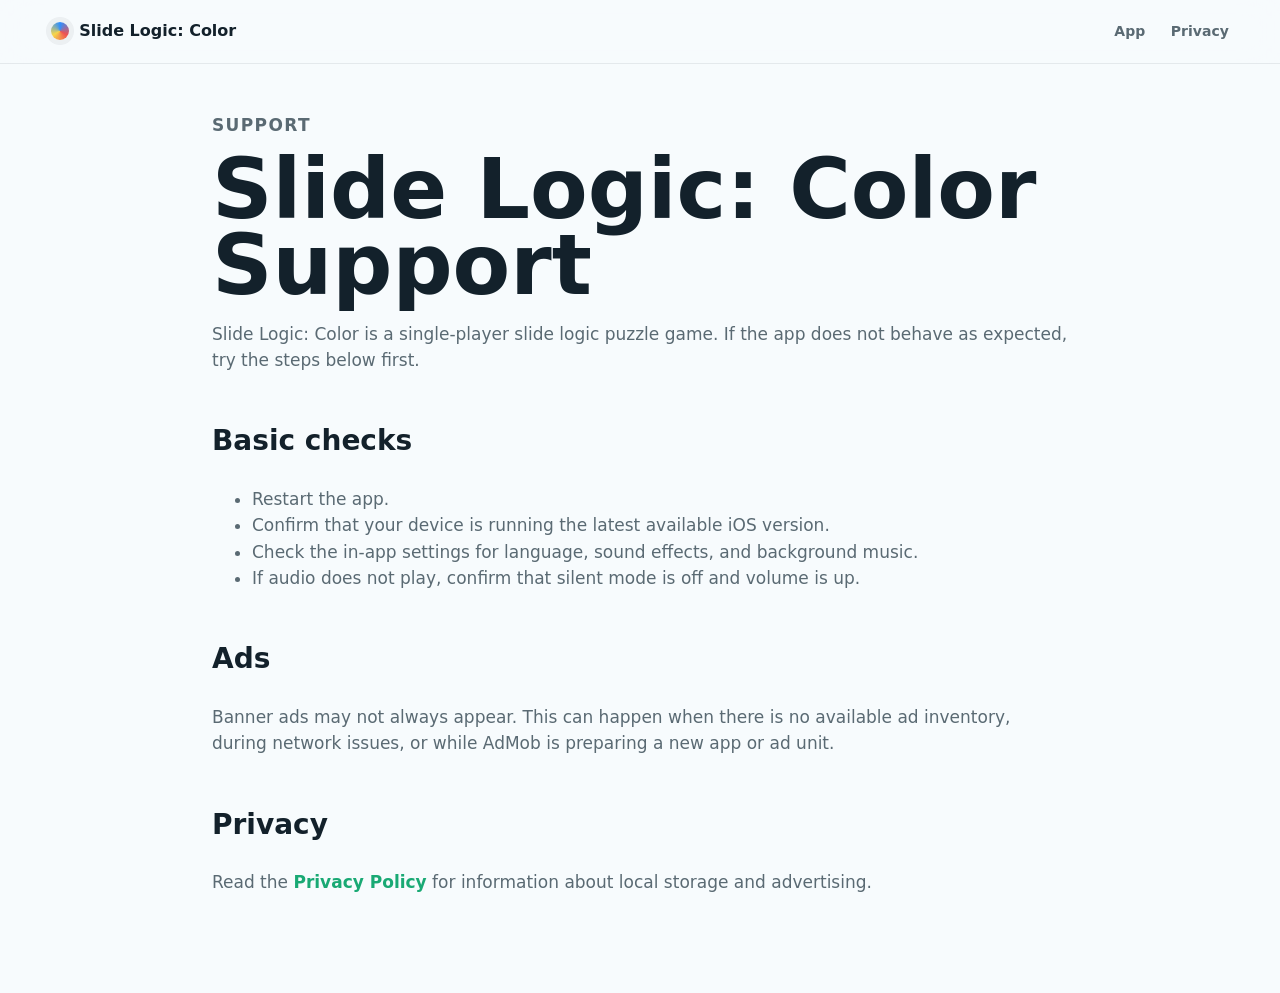
<file: color/support.html>
<!doctype html>
<html lang="ja">
  <head>
    <meta charset="utf-8">
    <meta name="viewport" content="width=device-width, initial-scale=1">
    <title>Slide Logic: Color Support</title>
    <meta name="description" content="Support information for Slide Logic: Color.">
    <link rel="stylesheet" href="/assets/site.css">
  </head>
  <body class="color-theme">
    <header class="site-header">
      <a class="brand-mark" href="/color/"><span class="mark-dot"></span><span>Slide Logic: Color</span></a>
      <nav class="nav-links" aria-label="Color support navigation">
        <a href="/color/">App</a>
        <a href="/color/privacy.html">Privacy</a>
      </nav>
    </header>

    <main class="policy">
      <p class="eyebrow">Support</p>
      <h1>Slide Logic: Color Support</h1>
      <p>Slide Logic: Color is a single-player slide logic puzzle game. If the app does not behave as expected, try the steps below first.</p>

      <h2>Basic checks</h2>
      <ul>
        <li>Restart the app.</li>
        <li>Confirm that your device is running the latest available iOS version.</li>
        <li>Check the in-app settings for language, sound effects, and background music.</li>
        <li>If audio does not play, confirm that silent mode is off and volume is up.</li>
      </ul>

      <h2>Ads</h2>
      <p>Banner ads may not always appear. This can happen when there is no available ad inventory, during network issues, or while AdMob is preparing a new app or ad unit.</p>

      <h2>Privacy</h2>
      <p>Read the <a href="/color/privacy.html">Privacy Policy</a> for information about local storage and advertising.</p>
    </main>
  </body>
</html>
</file>
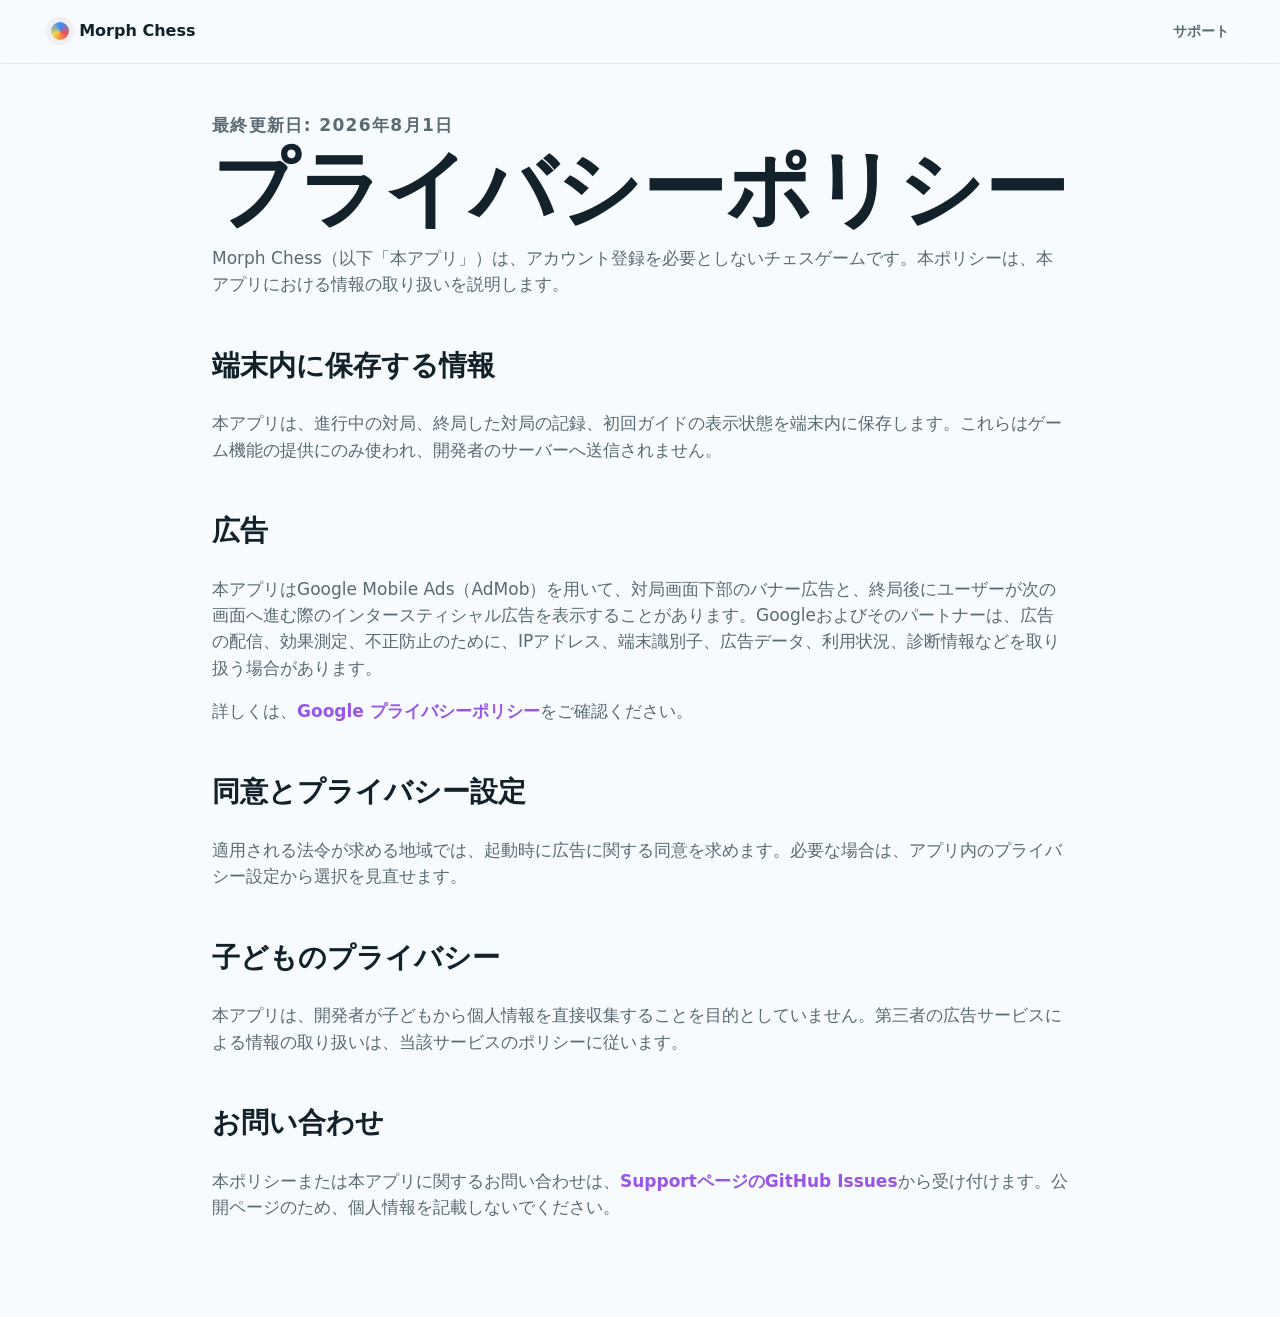
<file: morph-chess/privacy.html>
<!doctype html>
<html lang="ja">
  <head>
    <meta charset="utf-8">
    <meta name="viewport" content="width=device-width, initial-scale=1">
    <title>Morph Chess — Privacy Policy</title>
    <meta name="description" content="Morph Chessのプライバシーポリシーです。">
    <link rel="stylesheet" href="/assets/site.css">
    <style>.morph-theme { --accent: #9954e8; }</style>
  </head>
  <body class="morph-theme">
    <header class="site-header">
      <a class="brand-mark" href="/morph-chess/"><span class="mark-dot"></span><span>Morph Chess</span></a>
      <nav class="nav-links" aria-label="Privacy navigation"><a href="/morph-chess/">サポート</a></nav>
    </header>
    <main class="policy">
      <p class="eyebrow">最終更新日: 2026年8月1日</p>
      <h1>プライバシーポリシー</h1>
      <p>Morph Chess（以下「本アプリ」）は、アカウント登録を必要としないチェスゲームです。本ポリシーは、本アプリにおける情報の取り扱いを説明します。</p>
      <h2>端末内に保存する情報</h2>
      <p>本アプリは、進行中の対局、終局した対局の記録、初回ガイドの表示状態を端末内に保存します。これらはゲーム機能の提供にのみ使われ、開発者のサーバーへ送信されません。</p>
      <h2>広告</h2>
      <p>本アプリはGoogle Mobile Ads（AdMob）を用いて、対局画面下部のバナー広告と、終局後にユーザーが次の画面へ進む際のインタースティシャル広告を表示することがあります。Googleおよびそのパートナーは、広告の配信、効果測定、不正防止のために、IPアドレス、端末識別子、広告データ、利用状況、診断情報などを取り扱う場合があります。</p>
      <p>詳しくは、<a href="https://policies.google.com/privacy">Google プライバシーポリシー</a>をご確認ください。</p>
      <h2>同意とプライバシー設定</h2>
      <p>適用される法令が求める地域では、起動時に広告に関する同意を求めます。必要な場合は、アプリ内のプライバシー設定から選択を見直せます。</p>
      <h2>子どものプライバシー</h2>
      <p>本アプリは、開発者が子どもから個人情報を直接収集することを目的としていません。第三者の広告サービスによる情報の取り扱いは、当該サービスのポリシーに従います。</p>
      <h2>お問い合わせ</h2>
      <p>本ポリシーまたは本アプリに関するお問い合わせは、<a href="https://github.com/Thagi/Thagi.github.io/issues">SupportページのGitHub Issues</a>から受け付けます。公開ページのため、個人情報を記載しないでください。</p>
    </main>
  </body>
</html>
</file>
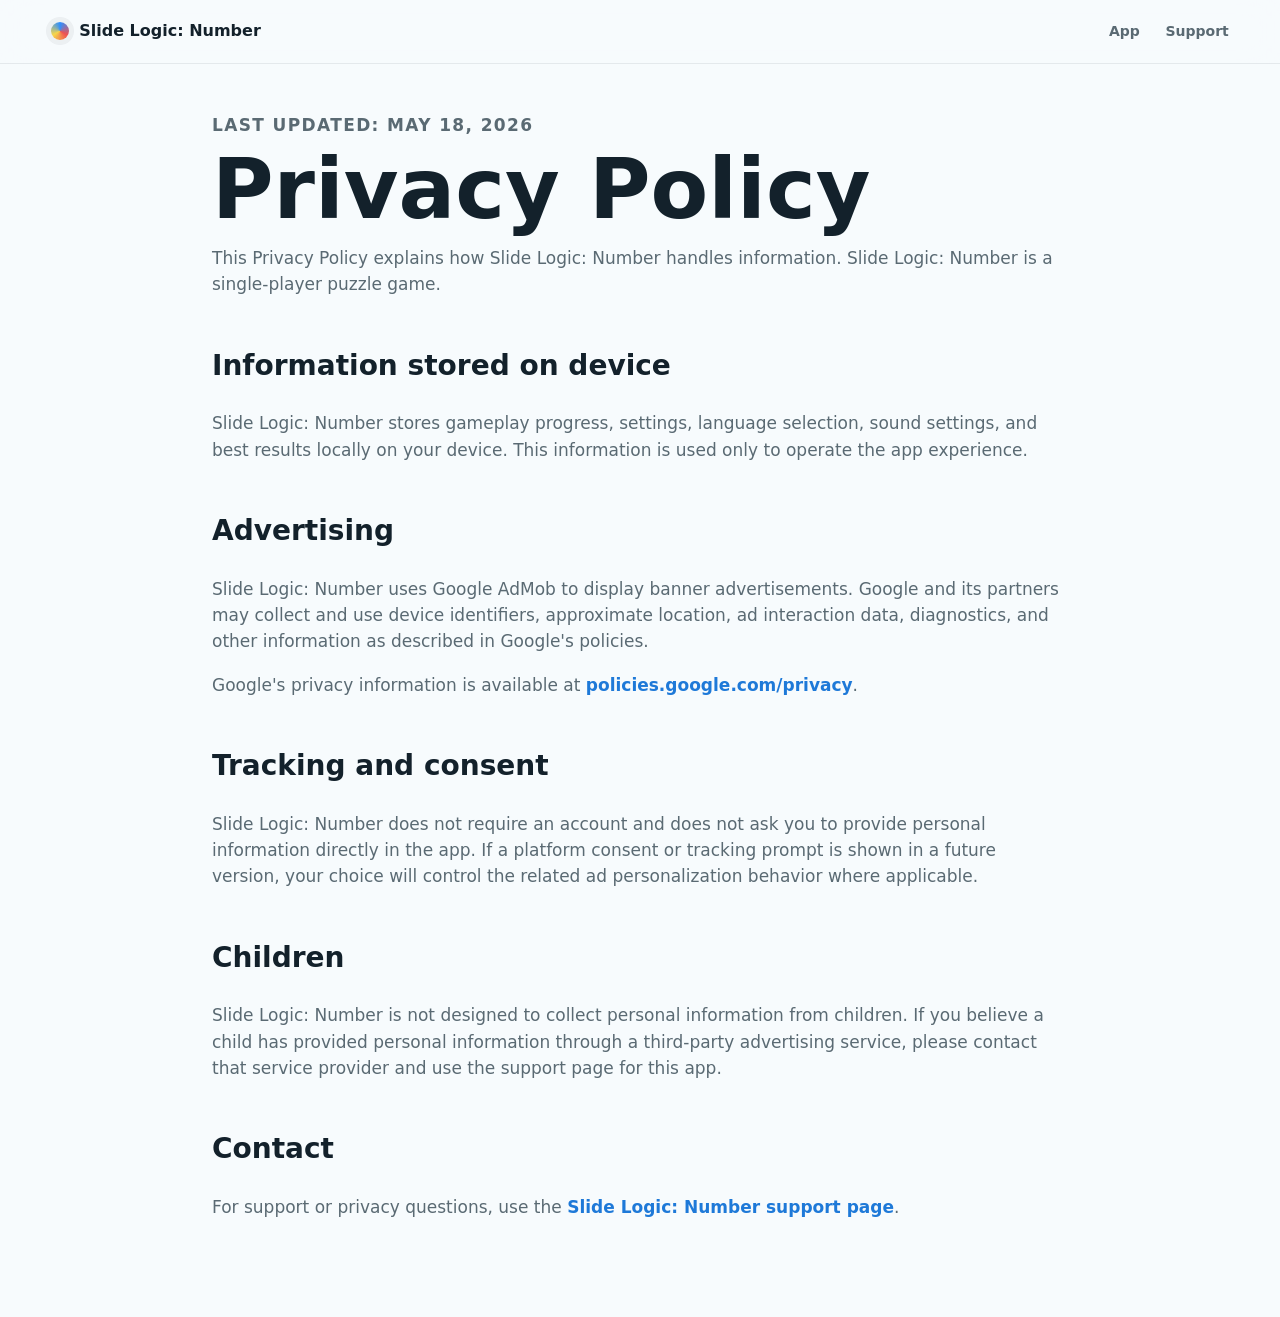
<file: number/privacy.html>
<!doctype html>
<html lang="ja">
  <head>
    <meta charset="utf-8">
    <meta name="viewport" content="width=device-width, initial-scale=1">
    <title>Slide Logic: Number Privacy Policy</title>
    <meta name="description" content="Privacy Policy for Slide Logic: Number.">
    <link rel="stylesheet" href="/assets/site.css">
  </head>
  <body class="number-theme">
    <header class="site-header">
      <a class="brand-mark" href="/number/"><span class="mark-dot"></span><span>Slide Logic: Number</span></a>
      <nav class="nav-links" aria-label="Number privacy navigation">
        <a href="/number/">App</a>
        <a href="/number/support.html">Support</a>
      </nav>
    </header>

    <main class="policy">
      <p class="eyebrow">Last updated: May 18, 2026</p>
      <h1>Privacy Policy</h1>
      <p>This Privacy Policy explains how Slide Logic: Number handles information. Slide Logic: Number is a single-player puzzle game.</p>

      <h2>Information stored on device</h2>
      <p>Slide Logic: Number stores gameplay progress, settings, language selection, sound settings, and best results locally on your device. This information is used only to operate the app experience.</p>

      <h2>Advertising</h2>
      <p>Slide Logic: Number uses Google AdMob to display banner advertisements. Google and its partners may collect and use device identifiers, approximate location, ad interaction data, diagnostics, and other information as described in Google's policies.</p>
      <p>Google's privacy information is available at <a href="https://policies.google.com/privacy">policies.google.com/privacy</a>.</p>

      <h2>Tracking and consent</h2>
      <p>Slide Logic: Number does not require an account and does not ask you to provide personal information directly in the app. If a platform consent or tracking prompt is shown in a future version, your choice will control the related ad personalization behavior where applicable.</p>

      <h2>Children</h2>
      <p>Slide Logic: Number is not designed to collect personal information from children. If you believe a child has provided personal information through a third-party advertising service, please contact that service provider and use the support page for this app.</p>

      <h2>Contact</h2>
      <p>For support or privacy questions, use the <a href="/number/support.html">Slide Logic: Number support page</a>.</p>
    </main>
  </body>
</html>
</file>
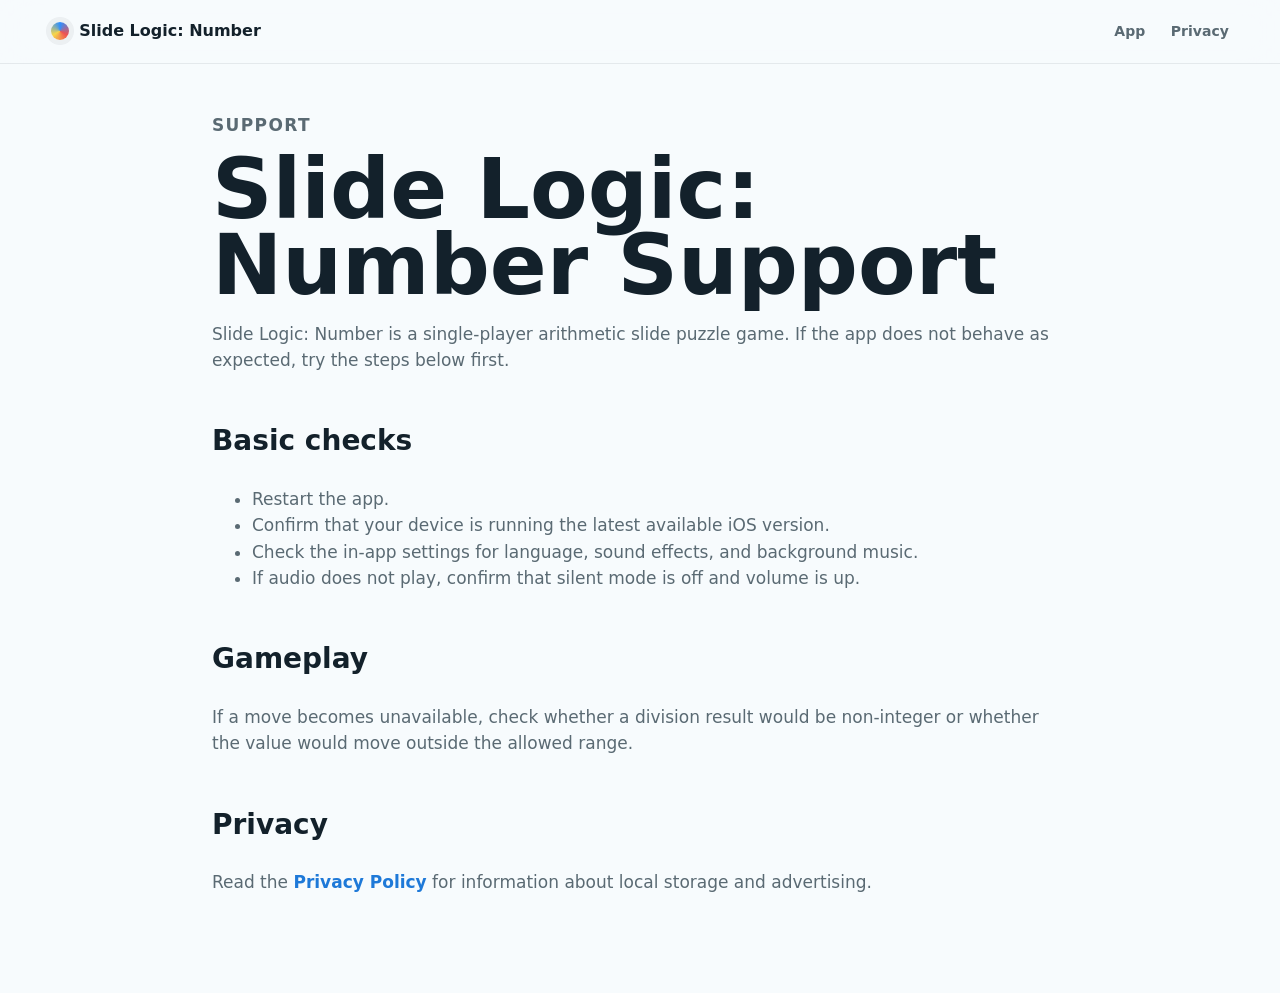
<file: number/support.html>
<!doctype html>
<html lang="ja">
  <head>
    <meta charset="utf-8">
    <meta name="viewport" content="width=device-width, initial-scale=1">
    <title>Slide Logic: Number Support</title>
    <meta name="description" content="Support information for Slide Logic: Number.">
    <link rel="stylesheet" href="/assets/site.css">
  </head>
  <body class="number-theme">
    <header class="site-header">
      <a class="brand-mark" href="/number/"><span class="mark-dot"></span><span>Slide Logic: Number</span></a>
      <nav class="nav-links" aria-label="Number support navigation">
        <a href="/number/">App</a>
        <a href="/number/privacy.html">Privacy</a>
      </nav>
    </header>

    <main class="policy">
      <p class="eyebrow">Support</p>
      <h1>Slide Logic: Number Support</h1>
      <p>Slide Logic: Number is a single-player arithmetic slide puzzle game. If the app does not behave as expected, try the steps below first.</p>

      <h2>Basic checks</h2>
      <ul>
        <li>Restart the app.</li>
        <li>Confirm that your device is running the latest available iOS version.</li>
        <li>Check the in-app settings for language, sound effects, and background music.</li>
        <li>If audio does not play, confirm that silent mode is off and volume is up.</li>
      </ul>

      <h2>Gameplay</h2>
      <p>If a move becomes unavailable, check whether a division result would be non-integer or whether the value would move outside the allowed range.</p>

      <h2>Privacy</h2>
      <p>Read the <a href="/number/privacy.html">Privacy Policy</a> for information about local storage and advertising.</p>
    </main>
  </body>
</html>
</file>
<file: assets/site.css>
:root {
  --ink: #13212b;
  --muted: #5a6a73;
  --paper: #f7fbfd;
  --ice: #dff4f8;
  --line: rgba(19, 33, 43, 0.14);
  --color-accent: #19a974;
  --number-accent: #1e79d8;
  --warm: #fff7df;
  --shadow: 0 24px 60px rgba(19, 33, 43, 0.14);
}

* {
  box-sizing: border-box;
}

html {
  background: var(--paper);
  color: var(--ink);
  font-family: Inter, ui-sans-serif, system-ui, -apple-system, BlinkMacSystemFont, "Helvetica Neue", Arial, sans-serif;
  line-height: 1.55;
  scroll-behavior: smooth;
}

body {
  margin: 0;
  min-width: 320px;
}

a {
  color: inherit;
  text-decoration: none;
}

.site-header {
  position: fixed;
  z-index: 20;
  top: 0;
  left: 0;
  right: 0;
  height: 64px;
  display: flex;
  align-items: center;
  justify-content: space-between;
  padding: 0 clamp(18px, 4vw, 52px);
  color: var(--ink);
  background: rgba(247, 251, 253, 0.82);
  backdrop-filter: blur(18px);
  border-bottom: 1px solid rgba(19, 33, 43, 0.08);
}

.brand-mark {
  display: inline-flex;
  align-items: center;
  gap: 10px;
  font-weight: 800;
}

.mark-dot {
  width: 18px;
  height: 18px;
  border-radius: 50%;
  background: conic-gradient(from 120deg, #f05252, #f6d64a, #2e8fff, #f05252);
  box-shadow: 0 0 0 5px rgba(19, 33, 43, 0.05);
}

.nav-links {
  display: flex;
  align-items: center;
  gap: clamp(14px, 2vw, 28px);
  color: var(--muted);
  font-size: 14px;
  font-weight: 700;
}

.nav-links a:hover {
  color: var(--ink);
}

.hero {
  min-height: 100svh;
  display: grid;
  grid-template-columns: minmax(0, 1fr) minmax(320px, 680px);
  align-items: center;
  gap: clamp(28px, 5vw, 74px);
  padding: 96px clamp(20px, 6vw, 84px) 48px;
  overflow: hidden;
  background:
    radial-gradient(circle at 76% 18%, rgba(46, 143, 255, 0.18), transparent 34%),
    linear-gradient(135deg, #f9fdff 0%, #eaf7fb 52%, #fff8e7 100%);
}

.hero.copy-narrow {
  grid-template-columns: minmax(0, 620px) minmax(320px, 640px);
}

.hero-text {
  max-width: 660px;
  animation: rise-in 720ms ease both;
}

.eyebrow {
  margin: 0 0 14px;
  color: var(--muted);
  font-size: 13px;
  font-weight: 800;
  letter-spacing: 0.08em;
  text-transform: uppercase;
}

h1 {
  margin: 0;
  font-size: clamp(56px, 9vw, 128px);
  line-height: 0.9;
  letter-spacing: 0;
}

.subtitle {
  max-width: 560px;
  margin: 28px 0 0;
  color: var(--muted);
  font-size: clamp(17px, 2vw, 22px);
}

.actions {
  display: flex;
  flex-wrap: wrap;
  gap: 12px;
  margin-top: 34px;
}

.button {
  display: inline-flex;
  align-items: center;
  justify-content: center;
  min-height: 46px;
  padding: 0 18px;
  border-radius: 8px;
  font-weight: 800;
  border: 1px solid var(--line);
  transition: transform 180ms ease, box-shadow 180ms ease, background 180ms ease;
}

.button.primary {
  color: white;
  border-color: transparent;
  background: var(--accent, var(--color-accent));
  box-shadow: 0 16px 32px rgba(19, 33, 43, 0.16);
}

.button:hover {
  transform: translateY(-2px);
  box-shadow: 0 18px 40px rgba(19, 33, 43, 0.14);
}

.hero-visual {
  position: relative;
  min-height: min(70svh, 680px);
  display: grid;
  place-items: center;
  animation: fade-in 900ms 120ms ease both;
}

.phone {
  width: min(360px, 76vw);
  aspect-ratio: 9 / 19;
  padding: 18px;
  border-radius: 38px;
  background: #10202b;
  box-shadow: var(--shadow);
  transform: rotate(2deg);
}

.phone-screen {
  height: 100%;
  border-radius: 26px;
  overflow: hidden;
  background: linear-gradient(180deg, #fff8e7, #e8f8fb);
  border: 1px solid rgba(255, 255, 255, 0.26);
}

.game-top {
  display: flex;
  justify-content: space-between;
  padding: 18px 16px 12px;
  color: var(--muted);
  font-size: 12px;
  font-weight: 800;
}

.board {
  width: calc(100% - 30px);
  aspect-ratio: 1;
  margin: 16px auto 0;
  display: grid;
  grid-template-columns: repeat(7, 1fr);
  grid-template-rows: repeat(7, 1fr);
  gap: 3px;
  padding: 8px;
  border-radius: 18px;
  background: rgba(255, 255, 255, 0.72);
  box-shadow: inset 0 0 0 1px rgba(19, 33, 43, 0.08);
}

.cell {
  position: relative;
  border-radius: 8px;
  background: rgba(210, 239, 245, 0.9);
}

.cell.block {
  background: rgba(19, 33, 43, 0.18);
}

.cell.goal-color::after,
.cell.goal-number::after {
  content: "";
  position: absolute;
  inset: 20%;
  border-radius: 50%;
  border: 2px solid var(--accent, var(--color-accent));
}

.piece {
  position: absolute;
  z-index: 3;
  width: 11.5%;
  aspect-ratio: 1;
  border-radius: 50%;
  left: calc(10.7% + var(--x) * 12.4%);
  top: calc(18.2% + var(--y) * 6.08%);
  background: var(--piece);
  box-shadow: 0 8px 18px rgba(19, 33, 43, 0.2);
  animation: slide-piece 4.8s ease-in-out infinite;
}

.piece:nth-of-type(2) {
  animation-delay: 240ms;
}

.piece:nth-of-type(3) {
  animation-delay: 480ms;
}

.number-piece {
  display: grid;
  place-items: center;
  color: white;
  font-weight: 900;
  font-size: 15px;
  background: var(--number-accent);
}

.operator {
  position: absolute;
  inset: 18%;
  display: grid;
  place-items: center;
  border-radius: 8px;
  color: white;
  background: var(--number-accent);
  font-size: 12px;
  font-weight: 900;
}

.section {
  padding: clamp(62px, 10vw, 128px) clamp(20px, 6vw, 84px);
}

.section.alt {
  background: #ffffff;
}

.section-grid {
  display: grid;
  grid-template-columns: minmax(0, 0.8fr) minmax(0, 1fr);
  gap: clamp(30px, 7vw, 90px);
  align-items: start;
}

.section h2 {
  margin: 0;
  font-size: clamp(34px, 5vw, 72px);
  line-height: 0.98;
}

.section p,
.policy p,
.policy li {
  color: var(--muted);
  font-size: 17px;
}

.feature-list {
  display: grid;
  gap: 22px;
  margin: 0;
  padding: 0;
  list-style: none;
}

.feature-list li {
  padding-top: 18px;
  border-top: 1px solid var(--line);
}

.feature-list strong {
  display: block;
  margin-bottom: 6px;
  font-size: 20px;
}

.policy {
  max-width: 900px;
  margin: 0 auto;
  padding: 112px 22px 80px;
}

.policy h1 {
  font-size: clamp(42px, 8vw, 84px);
}

.policy h2 {
  margin-top: 46px;
  font-size: 28px;
}

.policy a {
  color: var(--accent, var(--color-accent));
  font-weight: 800;
}

.footer {
  padding: 34px clamp(20px, 6vw, 84px);
  color: var(--muted);
  background: #10202b;
}

.footer,
.footer a {
  color: rgba(255, 255, 255, 0.78);
}

.footer-inner {
  display: flex;
  justify-content: space-between;
  gap: 18px;
  flex-wrap: wrap;
}

.color-theme {
  --accent: var(--color-accent);
}

.number-theme {
  --accent: var(--number-accent);
}

@keyframes rise-in {
  from {
    opacity: 0;
    transform: translateY(16px);
  }
  to {
    opacity: 1;
    transform: translateY(0);
  }
}

@keyframes fade-in {
  from {
    opacity: 0;
    transform: scale(0.98);
  }
  to {
    opacity: 1;
    transform: scale(1);
  }
}

@keyframes slide-piece {
  0%, 18%, 100% {
    transform: translate(0, 0);
  }
  44%, 62% {
    transform: translate(82px, 0);
  }
  78% {
    transform: translate(82px, 96px);
  }
}

@media (max-width: 820px) {
  .site-header {
    height: auto;
    min-height: 58px;
    padding: 12px 18px;
  }

  .nav-links {
    gap: 12px;
    font-size: 12px;
  }

  .hero,
  .hero.copy-narrow,
  .section-grid {
    grid-template-columns: 1fr;
  }

  .hero {
    padding-top: 88px;
  }

  .hero-visual {
    min-height: 460px;
  }
}
</file>
